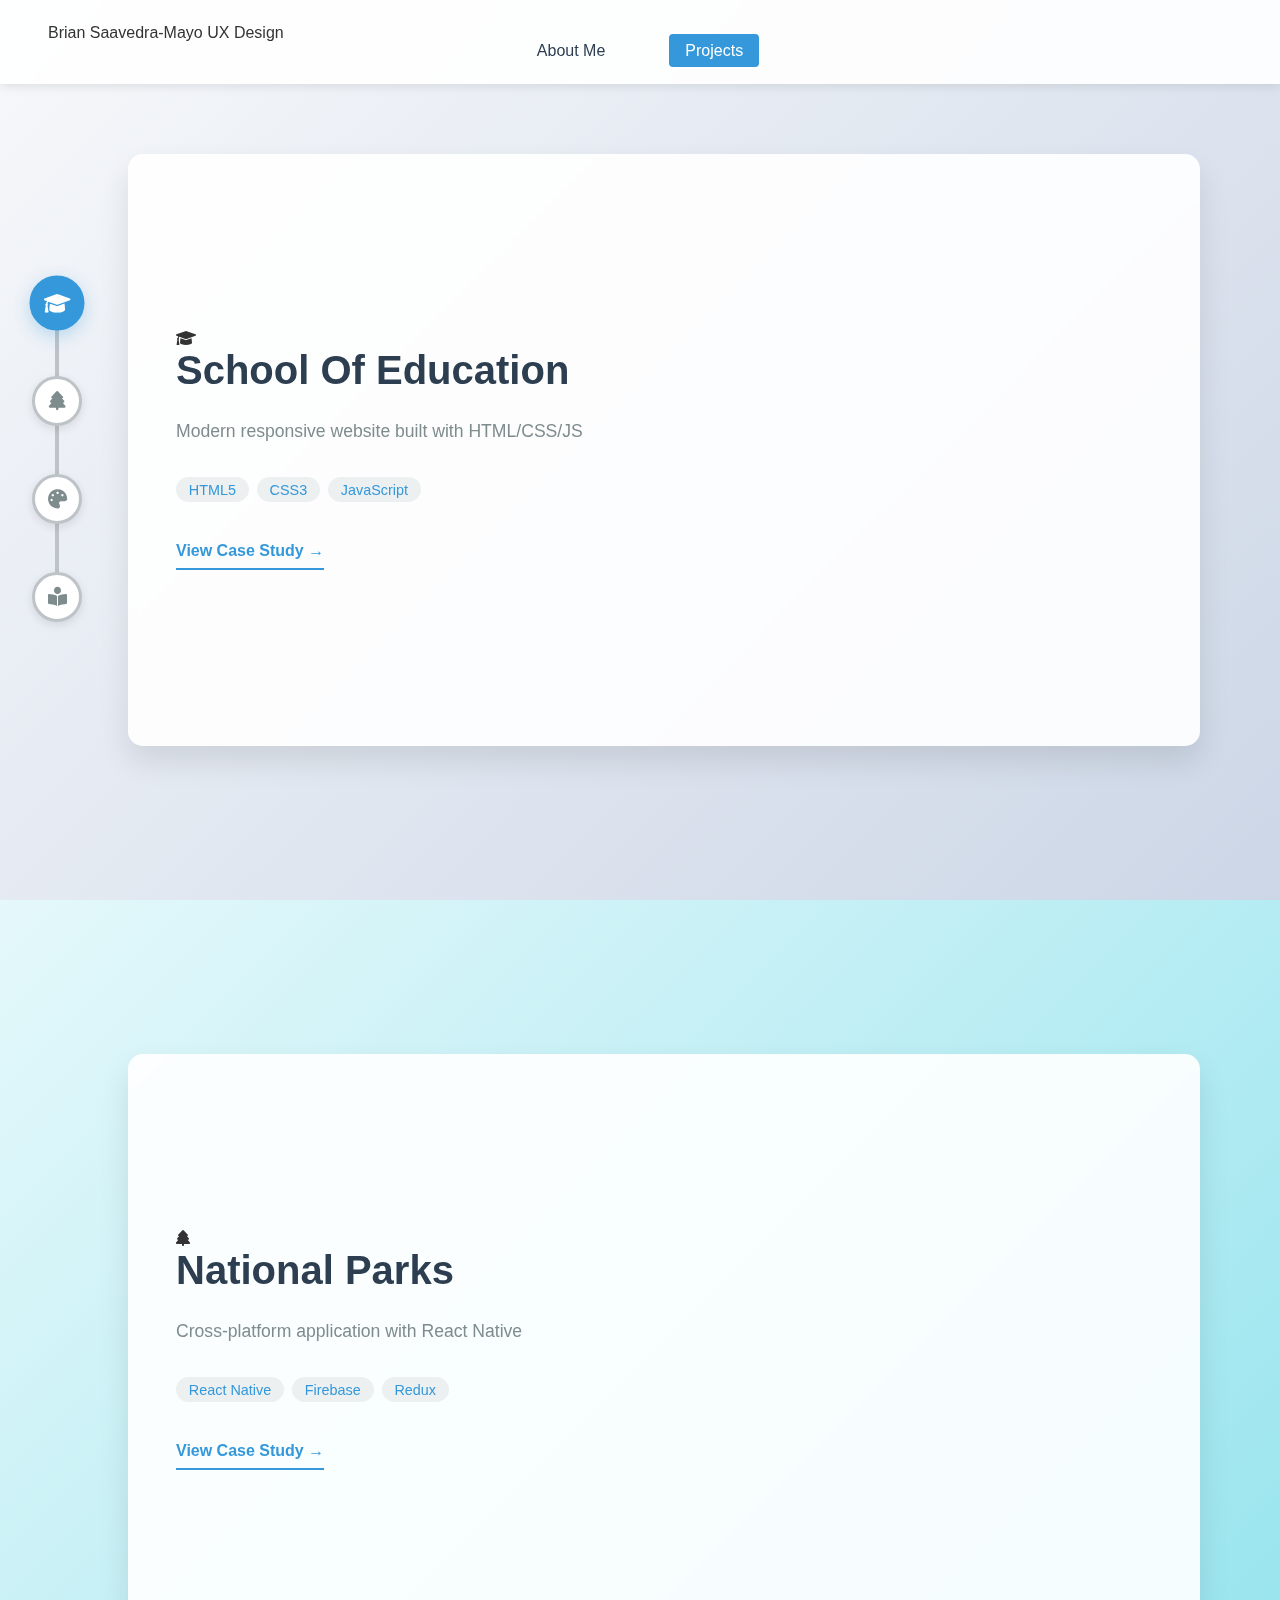
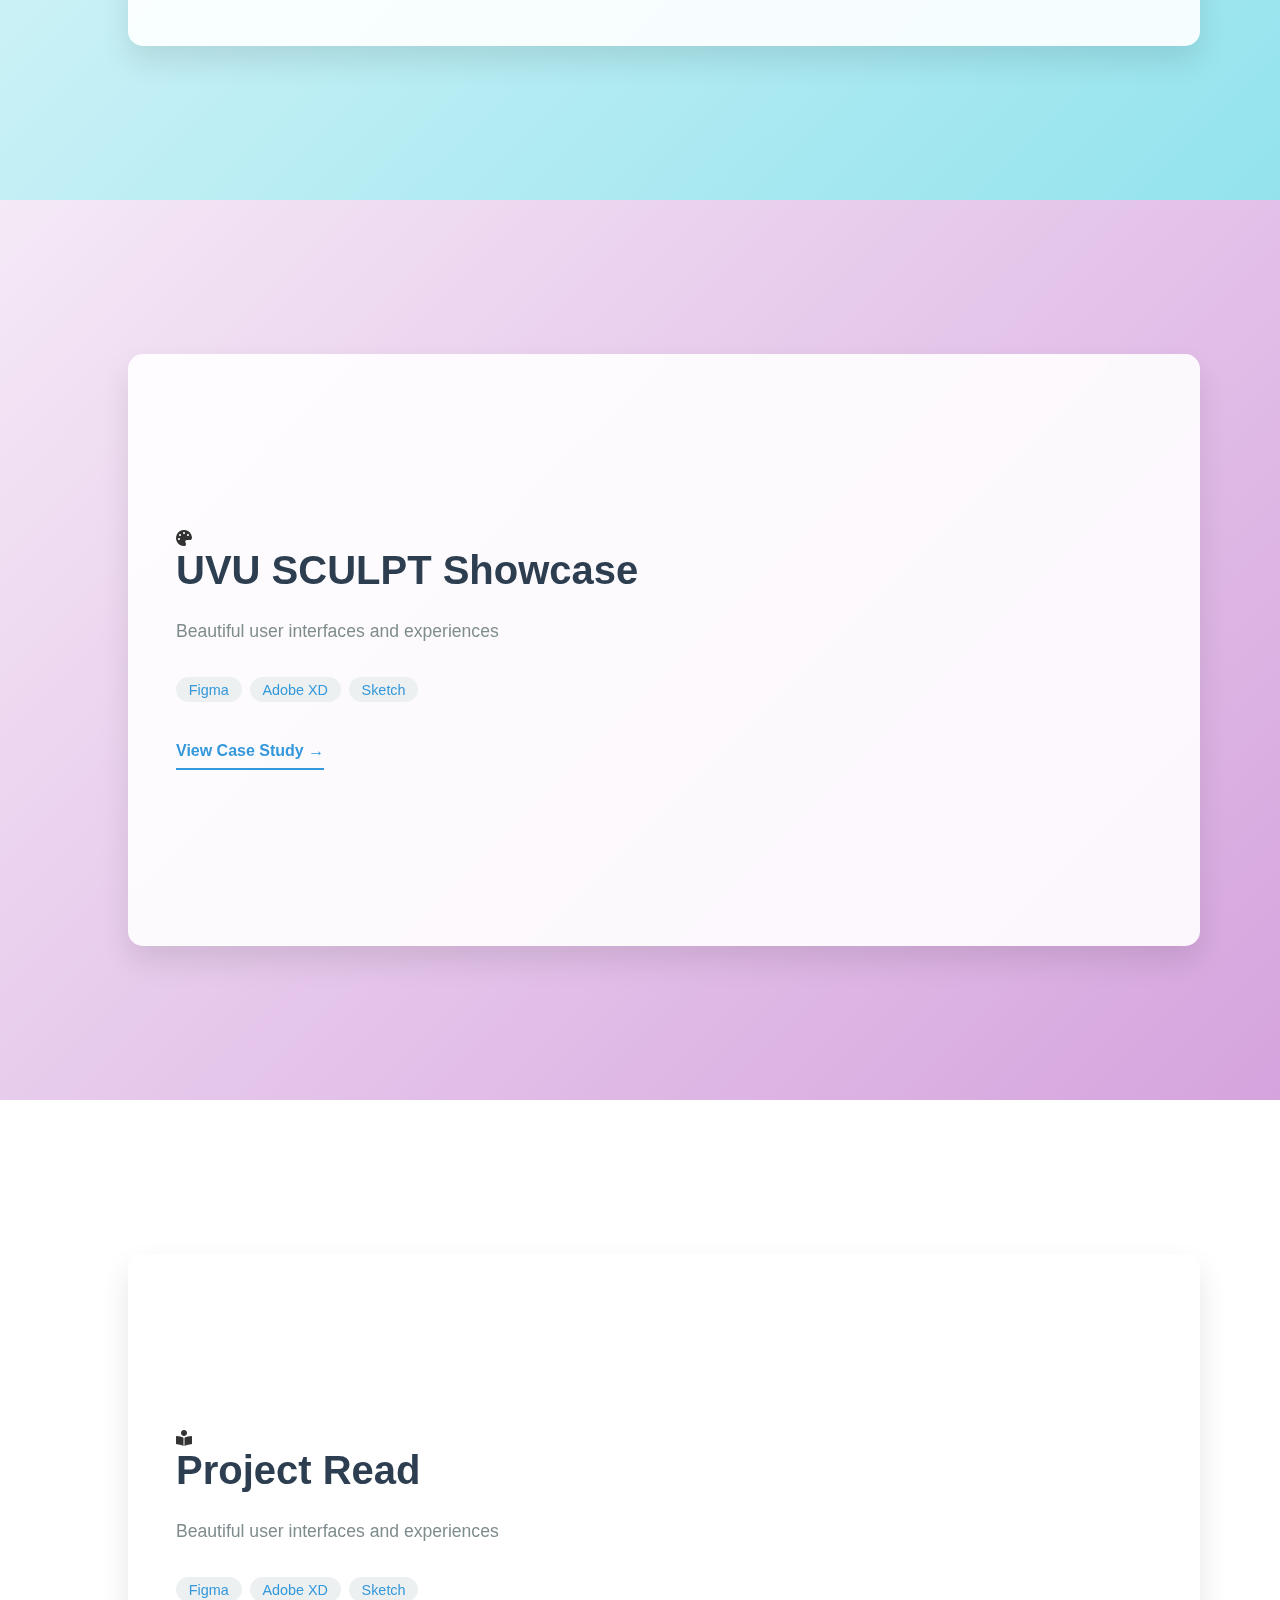
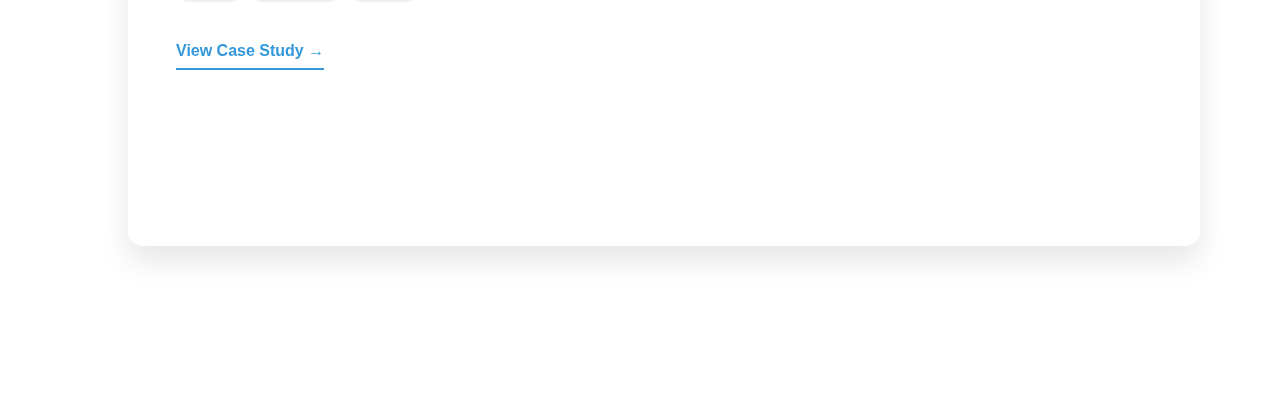
<file: projects.html>
<!DOCTYPE html>
<html lang="en">
<head>
    <meta charset="UTF-8">
    <meta name="viewport" content="width=device-width, initial-scale=1.0">
    <title>My Projects</title>
    <link rel="stylesheet" href="https://cdnjs.cloudflare.com/ajax/libs/font-awesome/6.0.0/css/all.min.css">
    <link rel="stylesheet" href="projects.css">
</head>
<body>
    <!-- Navigation Bar - UPDATED ABOUT ME LINK -->
    <nav>
        <div class="name-title">
            <span class="name">Brian Saavedra-Mayo</span>
            <span class="profession">UX Design</span>
        </div>
        <ul>
            <li><a href="about.html">About Me</a></li> <!-- Changed from index.html to about.html -->
            <li class="active"><a href="projects.html">Projects</a></li>
        </ul>
    </nav>

    <!-- Progress Indicator -->
    <div class="progress-indicator">
        <div class="progress-circle active" data-project="1">
            <i class="fas fa-graduation-cap"></i>
        </div>
        <div class="progress-circle" data-project="2">
            <i class="fas fa-tree"></i>
        </div>
        <div class="progress-circle" data-project="3">
            <i class="fas fa-palette"></i>
        </div>
        <div class="progress-circle" data-project="4">
            <i class="fas fa-book-reader"></i>
        </div>
        <div class="progress-line"></div>
    </div>

    <!-- Project Sections -->
    <section class="project-section" id="project-1">
        <div class="project-card">
            <div class="project-content">
                <div class="project-logo">
                    <i class="fas fa-graduation-cap"></i>
                </div>
                <h2>School Of Education</h2>
                <p>Modern responsive website built with HTML/CSS/JS</p>
                <div class="tech-stack">
                    <span>HTML5</span>
                    <span>CSS3</span>
                    <span>JavaScript</span>
                </div>
                <a href="#" class="project-link">View Case Study →</a>
            </div>
            <div class="project-image" style="background-image: url('https://images.unsplash.com/photo-1555066931-4365d14bab8c?ixlib=rb-1.2.1&auto=format&fit=crop&w=1350&q=80')"></div>
        </div>
    </section>

    <section class="project-section" id="project-2">
        <div class="project-card">
            <div class="project-content">
                <div class="project-logo">
                    <i class="fas fa-tree"></i>
                </div>
                <h2>National Parks</h2>
                <p>Cross-platform application with React Native</p>
                <div class="tech-stack">
                    <span>React Native</span>
                    <span>Firebase</span>
                    <span>Redux</span>
                </div>
                <a href="#" class="project-link">View Case Study →</a>
            </div>
            <div class="project-image" style="background-image: url('https://images.unsplash.com/photo-1517694712202-14dd9538aa97?ixlib=rb-1.2.1&auto=format&fit=crop&w=1350&q=80')"></div>
        </div>
    </section>

    <section class="project-section" id="project-3">
        <div class="project-card">
            <div class="project-content">
                <div class="project-logo">
                    <i class="fas fa-palette"></i>
                </div>
                <h2>UVU SCULPT Showcase</h2>
                <p>Beautiful user interfaces and experiences</p>
                <div class="tech-stack">
                    <span>Figma</span>
                    <span>Adobe XD</span>
                    <span>Sketch</span>
                </div>
                <a href="#" class="project-link">View Case Study →</a>
            </div>
            <div class="project-image" style="background-image: url('https://images.unsplash.com/photo-1542744173-8e7e53415bb0?ixlib=rb-1.2.1&auto=format&fit=crop&w=1350&q=80')"></div>
        </div>
    </section>

    <section class="project-section" id="project-4">
        <div class="project-card">
            <div class="project-content">
                <div class="project-logo">
                    <i class="fas fa-book-reader"></i>
                </div>
                <h2>Project Read</h2>
                <p>Beautiful user interfaces and experiences</p>
                <div class="tech-stack">
                    <span>Figma</span>
                    <span>Adobe XD</span>
                    <span>Sketch</span>
                </div>
                <a href="#" class="project-link">View Case Study →</a>
            </div>
            <div class="project-image" style="background-image: url('https://images.unsplash.com/photo-1542744173-8e7e53415bb0?ixlib=rb-1.2.1&auto=format&fit=crop&w=1350&q=80')"></div>
        </div>
    </section>

    <script src="projects.js"></script>
</body>
</html>
</file>
<file: projects.css>
/* Base Styles */
* {
    margin: 0;
    padding: 0;
    box-sizing: border-box;
    font-family: 'Segoe UI', Tahoma, Geneva, Verdana, sans-serif;
}

body {
    overflow-x: hidden;
    color: #333;
    transition: background 0.5s ease;
}

/* Project Section Themes with Background Images */
#project-1 {
    background: 
        linear-gradient(135deg, rgba(245, 247, 250, 0.85) 0%, rgba(195, 207, 226, 0.85) 100%),
        url('https://images.unsplash.com/photo-1499750310107-5fef28a66643?ixlib=rb-1.2.1&auto=format&fit=crop&w=1350&q=80') center/cover no-repeat;
}

#project-2 {
    background: 
        linear-gradient(135deg, rgba(224, 247, 250, 0.85) 0%, rgba(128, 222, 234, 0.85) 100%),
        url('https://images.unsplash.com/photo-1555774698-0b77e0d5fac6?ixlib=rb-1.2.1&auto=format&fit=crop&w=1350&q=80') center/cover no-repeat;
}

#project-3 {
    background: 
        linear-gradient(135deg, rgba(243, 229, 245, 0.85) 0%, rgba(206, 147, 216, 0.85) 100%),
        url('https://images.unsplash.com/photo-1542744173-8e7e53415bb0?ixlib=rb-1.2.1&auto=format&fit=crop&w=1350&q=80') center/cover no-repeat;
}

.project-section {
    background-attachment: fixed;
    height: 100vh;
    width: 100vw;
    display: flex;
    align-items: center;
    justify-content: center;
    padding: 5rem 5rem 5rem 8rem;
    scroll-snap-align: start;
    position: relative;
}

/* Navigation */
nav {
    position: fixed;
    top: 0;
    left: 0;
    width: 100%;
    padding: 1.5rem 3rem;
    z-index: 100;
    background: rgba(255,255,255,0.9);
    backdrop-filter: blur(10px);
    box-shadow: 0 2px 10px rgba(0,0,0,0.1);
}

nav ul {
    display: flex;
    list-style: none;
    justify-content: center;
}

nav li {
    margin: 0 1.5rem;
}

nav a {
    color: #2c3e50;
    text-decoration: none;
    font-weight: 500;
    padding: 0.5rem 1rem;
    border-radius: 4px;
    transition: all 0.3s ease;
}

nav .active a {
    background-color: #3498db;
    color: white;
}

/* Progress Indicator */
.progress-indicator {
    position: fixed;
    left: 2rem;
    top: 50%;
    transform: translateY(-50%);
    display: flex;
    flex-direction: column;
    align-items: center;
    z-index: 90;
}

.progress-circle {
    width: 50px;
    height: 50px;
    border-radius: 50%;
    background: white;
    margin: 1.5rem 0;
    cursor: pointer;
    transition: all 0.3s ease;
    border: 3px solid #bdc3c7;
    display: flex;
    align-items: center;
    justify-content: center;
    font-size: 1.2rem;
    color: #7f8c8d;
    box-shadow: 0 3px 10px rgba(0,0,0,0.1);
}

.progress-circle.active {
    background: #3498db;
    color: white;
    border-color: #3498db;
    transform: scale(1.1);
    box-shadow: 0 5px 15px rgba(52,152,219,0.3);
}

.progress-line {
    position: absolute;
    height: calc(100% - 120px);
    width: 4px;
    background: linear-gradient(to bottom, 
        #3498db 0%, 
        #bdc3c7 50%, 
        #bdc3c7 100%);
    z-index: -1;
    top: 60px;
}

/* Project Card */
.project-card {
    display: flex;
    width: 100%;
    max-width: 1200px;
    height: 80%;
    background: rgba(255,255,255,0.9);
    backdrop-filter: blur(5px);
    border-radius: 15px;
    box-shadow: 0 15px 30px rgba(0,0,0,0.1);
    overflow: hidden;
    position: relative;
}

.project-content {
    flex: 1;
    padding: 3rem;
    display: flex;
    flex-direction: column;
    justify-content: center;
    z-index: 2;
}

.project-content h2 {
    font-size: 2.5rem;
    margin-bottom: 1.5rem;
    color: #2c3e50;
}

.project-content p {
    font-size: 1.1rem;
    margin-bottom: 2rem;
    color: #7f8c8d;
    line-height: 1.6;
}

.tech-stack {
    display: flex;
    flex-wrap: wrap;
    gap: 0.5rem;
    margin-bottom: 2rem;
}

.tech-stack span {
    background: #ecf0f1;
    padding: 0.3rem 0.8rem;
    border-radius: 20px;
    font-size: 0.9rem;
    color: #3498db;
    font-weight: 500;
}

.project-link {
    align-self: flex-start;
    color: #3498db;
    text-decoration: none;
    font-weight: 600;
    padding: 0.5rem 0;
    border-bottom: 2px solid #3498db;
    transition: all 0.3s ease;
}

.project-link:hover {
    color: #2980b9;
    border-bottom-color: #2980b9;
    transform: translateX(5px);
}

/* Separator */
.separator {
    position: relative;
    width: 2px;
    background: linear-gradient(to bottom, #3498db, #2980b9);
    transform: rotate(15deg);
    margin: 0 2rem;
    z-index: 3;
    height: 100%;
    align-self: stretch;
}

.circle-icon {
    position: absolute;
    top: 50%;
    left: 50%;
    transform: translate(-50%, -50%) rotate(-15deg);
    width: 60px;
    height: 60px;
    border-radius: 50%;
    background: #3498db;
    color: white;
    display: flex;
    align-items: center;
    justify-content: center;
    font-size: 1.5rem;
    box-shadow: 0 5px 15px rgba(0,0,0,0.1);
    z-index: 4;
}

.project-image {
    flex: 1;
    background-size: cover;
    background-position: center;
    transition: transform 0.5s ease;
    z-index: 1;
    transform-origin: left center;
}

.project-card:hover .project-image {
    transform: scale(1.05);
}

/* Smooth scrolling */
html {
    scroll-snap-type: y mandatory;
    scroll-behavior: smooth;
}

/* Responsive Design */
@media (max-width: 1200px) {
    .project-section {
        padding: 5rem 3rem 3rem 7rem;
    }
}

@media (max-width: 992px) {
    .progress-indicator {
        left: 1rem;
    }
    
    .progress-circle {
        width: 40px;
        height: 40px;
        font-size: 1rem;
    }
    
    .project-card {
        flex-direction: column;
        height: auto;
        max-height: 90%;
    }
    
    .separator {
        width: 100%;
        height: 2px;
        transform: rotate(0deg);
        margin: 2rem 0;
    }
    
    .circle-icon {
        top: 0;
        left: 50%;
        transform: translate(-50%, -50%) rotate(0deg);
    }
    
    .project-image {
        height: 300px;
    }
}

@media (max-width: 768px) {
    .project-section {
        padding: 6rem 1.5rem 1.5rem;
        height: auto;
        min-height: 100vh;
    }
    
    .progress-indicator {
        flex-direction: row;
        top: auto;
        bottom: 1rem;
        left: 50%;
        transform: translateX(-50%);
        width: auto;
        background: rgba(255,255,255,0.9);
        padding: 0.5rem 1rem;
        border-radius: 50px;
        box-shadow: 0 3px 10px rgba(0,0,0,0.1);
    }
    
    .progress-line {
        width: calc(100% - 120px);
        height: 4px;
        top: 50%;
        left: 60px;
        transform: translateY(-50%);
    }
    
    .progress-circle {
        margin: 0 0.5rem;
    }
    
    nav {
        padding: 1rem;
    }
    
    nav li {
        margin: 0 0.5rem;
    }
}
</file>
